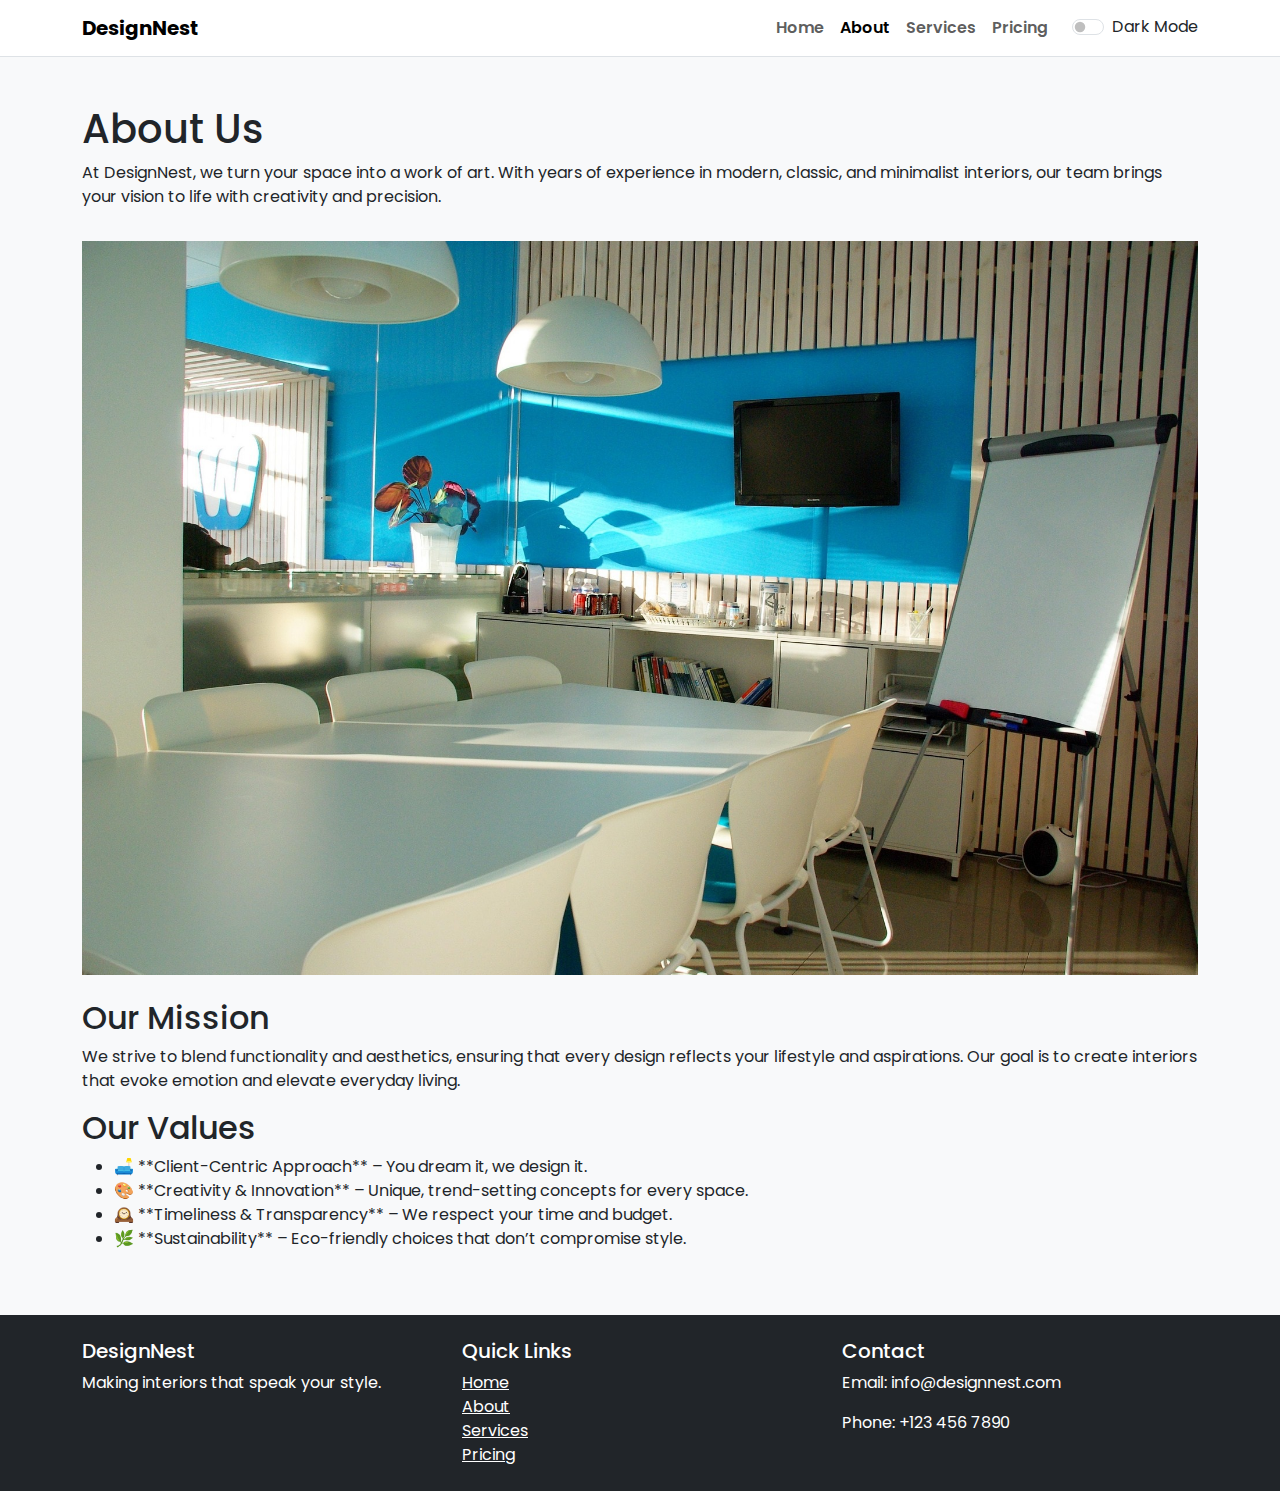
<file: about.html>
<!DOCTYPE html>
<html lang="en">
<head>
  <meta charset="UTF-8">
  <meta name="viewport" content="width=device-width, initial-scale=1.0">
  <title>DesignNest - About</title>

  <!-- Favicons -->
  <link rel="icon" type="image/png" sizes="32x32" href="./favicon-32x32.png">
  <link rel="icon" type="image/png" sizes="16x16" href="./favicon-16x16.png">
  <link rel="apple-touch-icon" sizes="180x180" href="./apple-touch-icon.png">
  <link rel="manifest" href="./site.webmanifest">

  <link href="https://cdn.jsdelivr.net/npm/bootstrap@5.3.0/dist/css/bootstrap.min.css" rel="stylesheet">
  <link href="https://fonts.googleapis.com/css2?family=Poppins&display=swap" rel="stylesheet">
  <link rel="stylesheet" href="./style.css">
  <style>
    .dark-mode {
      background-color: #121212 !important;
      color: #ffffff !important;
    }
    .dark-mode .navbar,
    .dark-mode .bg-white {
      background-color: #1e1e1e !important;
      color: #ffffff !important;
    }
    .dark-mode .navbar a,
    .dark-mode .nav-link,
    .dark-mode .btn,
    .dark-mode .card {
      color: #ffffff !important;
    }
    .dark-mode .card,
    .dark-mode .btn,
    .dark-mode .navbar,
    .dark-mode footer,
    .dark-mode .bg-dark {
      background-color: #2c2c2c !important;
      border-color: #444 !important;
      color: #ffffff !important;
    }
    .dark-mode footer a {
      color: #ffffff !important;
    }
    .nav-link {
      font-weight: 600;
    }
  </style>
  <script>
    if (localStorage.getItem('darkMode') === 'true') {
      document.documentElement.classList.add('dark-mode');
    }
  </script>
</head>
<body class="bg-light text-dark">
  <nav class="navbar navbar-expand-lg navbar-light bg-white border-bottom">
    <div class="container">
      <a class="navbar-brand fw-bold" href="./index.html">DesignNest</a>
      <button class="navbar-toggler" type="button" data-bs-toggle="collapse" data-bs-target="#navbarNav">
        <span class="navbar-toggler-icon"></span>
      </button>
      <div class="collapse navbar-collapse" id="navbarNav">
        <ul class="navbar-nav ms-auto">
          <li class="nav-item"><a class="nav-link" href="./index.html">Home</a></li>
          <li class="nav-item"><a class="nav-link active" href="./about.html">About</a></li>
          <li class="nav-item"><a class="nav-link" href="./services.html">Services</a></li>
          <li class="nav-item"><a class="nav-link" href="./pricing.html">Pricing</a></li>
        </ul>
        <div class="form-check form-switch ms-3">
          <input class="form-check-input" type="checkbox" id="darkModeSwitch">
          <label class="form-check-label" for="darkModeSwitch">Dark Mode</label>
        </div>
      </div>
    </div>
  </nav>

  <main class="container py-5">
    <h1>About Us</h1>
    <p>At DesignNest, we turn your space into a work of art. With years of experience in modern, classic, and minimalist interiors, our team brings your vision to life with creativity and precision.</p>
    <img src="./images/office.jpg" class="img-fluid mt-3 mb-4" alt="About Interior Design">

    <h2>Our Mission</h2>
    <p>We strive to blend functionality and aesthetics, ensuring that every design reflects your lifestyle and aspirations. Our goal is to create interiors that evoke emotion and elevate everyday living.</p>

    <h2>Our Values</h2>
    <ul>
      <li>🛋️ **Client-Centric Approach** – You dream it, we design it.</li>
      <li>🎨 **Creativity & Innovation** – Unique, trend-setting concepts for every space.</li>
      <li>🕰️ **Timeliness & Transparency** – We respect your time and budget.</li>
      <li>🌿 **Sustainability** – Eco-friendly choices that don’t compromise style.</li>
    </ul>
  </main>

  <footer class="bg-dark text-white pt-4 pb-2">
    <div class="container">
      <div class="row">
        <div class="col-md-4">
          <h5>DesignNest</h5>
          <p>Making interiors that speak your style.</p>
        </div>   
        <div class="col-md-4">
          <h5>Quick Links</h5>
          <ul class="list-unstyled">
            <li><a href="./index.html" class="text-white">Home</a></li>
            <li><a href="./about.html" class="text-white">About</a></li>
            <li><a href="./services.html" class="text-white">Services</a></li>
            <li><a href="./pricing.html" class="text-white">Pricing</a></li>
          </ul>
        </div>
        <div class="col-md-4">
          <h5>Contact</h5>
          <p>Email: info@designnest.com</p>
          <p>Phone: +123 456 7890</p>
        </div>
      </div>
    </div>
  </footer>

  <script src="https://cdn.jsdelivr.net/npm/bootstrap@5.3.0/dist/js/bootstrap.bundle.min.js"></script>
  <script src="./savestate.js"></script>
  <script>
    document.addEventListener('DOMContentLoaded', () => {
      const darkModeSwitch = document.getElementById('darkModeSwitch');
      const isDarkMode = localStorage.getItem('darkMode') === 'true';

      document.body.classList.toggle('dark-mode', isDarkMode);
      if (darkModeSwitch) darkModeSwitch.checked = isDarkMode;

      darkModeSwitch.addEventListener('change', (e) => {
        const isDark = e.target.checked;
        document.body.classList.toggle('dark-mode', isDark);
        localStorage.setItem('darkMode', isDark);
      });
    });
  </script>
</body>
</html>
</file>
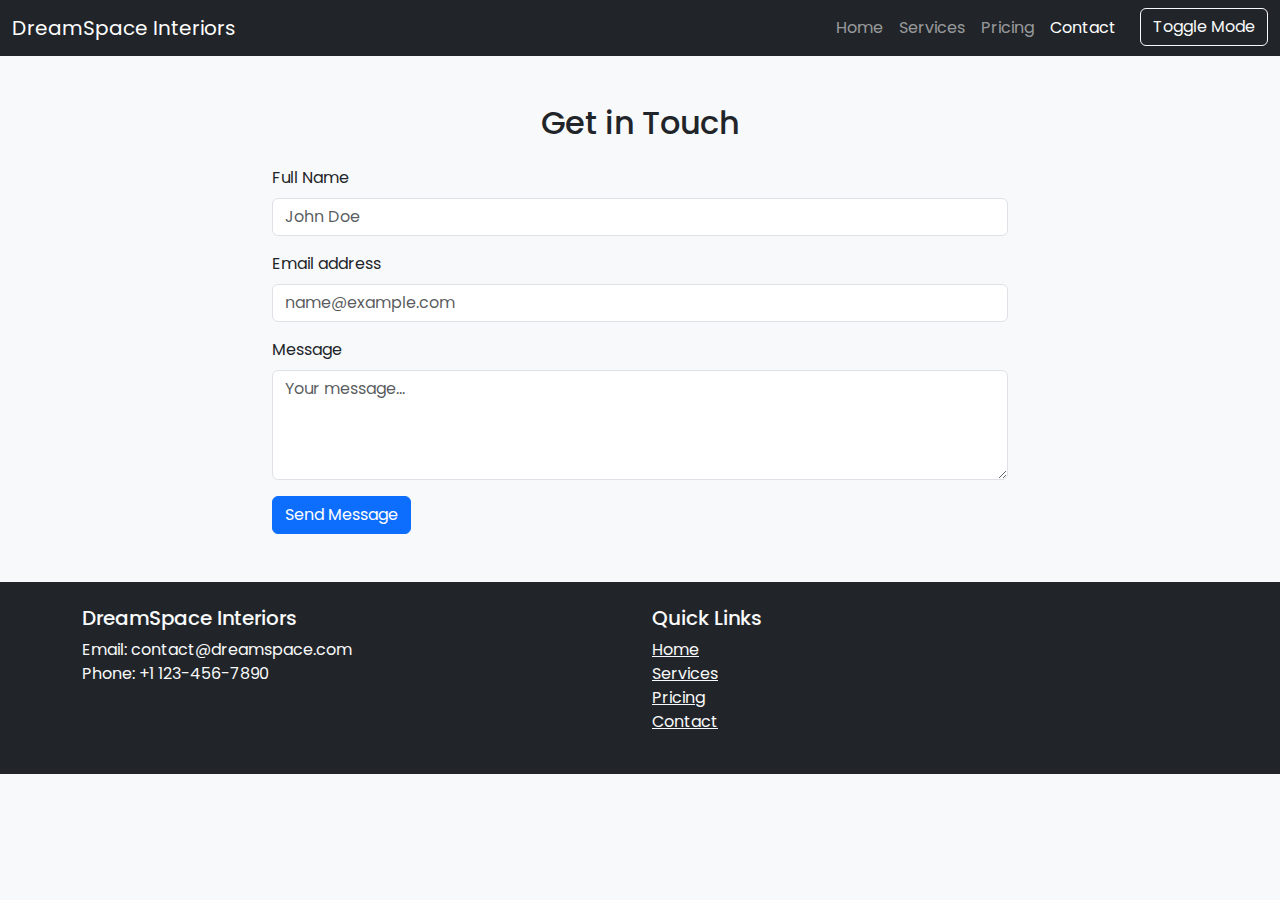
<file: contact.html>
<!DOCTYPE html>
<html lang="en">
<head>
  <meta charset="UTF-8">
  <meta name="viewport" content="width=device-width, initial-scale=1.0">
  <title>Contact - DreamSpace Interiors</title>
  <link rel="stylesheet" href="https://cdn.jsdelivr.net/npm/bootstrap@5.3.0/dist/css/bootstrap.min.css">
  <link href="https://fonts.googleapis.com/css2?family=Poppins&display=swap" rel="stylesheet">
  <link rel="stylesheet" href="./style.css">
</head>
<body class="bg-light text-dasrk">
  <nav class="navbar navbar-expand-lg navbar-dark bg-dark">
    <div class="container-fluid">
      <a class="navbar-brand" href="./index.html">DreamSpace Interiors</a>
      <button class="navbar-toggler" type="button" data-bs-toggle="collapse" data-bs-target="#navbarNav">
        <span class="navbar-toggler-icon"></span>
      </button>
      <div class="collapse navbar-collapse" id="navbarNav">
        <ul class="navbar-nav ms-auto">
          <li class="nav-item"><a class="nav-link" href="./index.html">Home</a></li>
          <li class="nav-item"><a class="nav-link" href="./services.html">Services</a></li>
          <li class="nav-item"><a class="nav-link" href="./pricing.html">Pricing</a></li>
          <li class="nav-item"><a class="nav-link active" href="./contact.html">Contact</a></li>
          <li class="nav-item">
            <button class="btn btn-outline-light ms-3" id="modeToggle">Toggle Mode</button>
          </li>
        </ul>
      </div>
    </div>
  </nav>

  <main class="container py-5">
    <h2 class="text-center mb-4">Get in Touch</h2>
    <div class="row justify-content-center">
      <div class="col-md-8">
        <form>
          <div class="mb-3">
            <label for="name" class="form-label">Full Name</label>
            <input type="text" class="form-control" id="name" placeholder="John Doe">
          </div>
          <div class="mb-3">
            <label for="email" class="form-label">Email address</label>
            <input type="email" class="form-control" id="email" placeholder="name@example.com">
          </div>
          <div class="mb-3">
            <label for="message" class="form-label">Message</label>
            <textarea class="form-control" id="message" rows="4" placeholder="Your message..."></textarea>
          </div>
          <button type="submit" class="btn btn-primary">Send Message</button>
        </form>
      </div>
    </div>
  </main>

  <footer class="bg-dark text-light py-4">
    <div class="container">
      <div class="row">
        <div class="col-md-6">
          <h5>DreamSpace Interiors</h5>
          <p>Email: contact@dreamspace.com<br>Phone: +1 123-456-7890</p>
        </div>
        <div class="col-md-6">
          <h5>Quick Links</h5>
          <ul class="list-unstyled">
            <li><a href="./index.html" class="text-light">Home</a></li>
            <li><a href="./services.html" class="text-light">Services</a></li>
            <li><a href="./pricing.html" class="text-light">Pricing</a></li>
            <li><a href="./contact.html" class="text-light">Contact</a></li>
          </ul>
        </div>
      </div>
    </div>
  </footer>

  <script src="https://cdn.jsdelivr.net/npm/bootstrap@5.3.0/dist/js/bootstrap.bundle.min.js"></script>
  <script src="./script.js"></script>
</body>
</html>
</file>
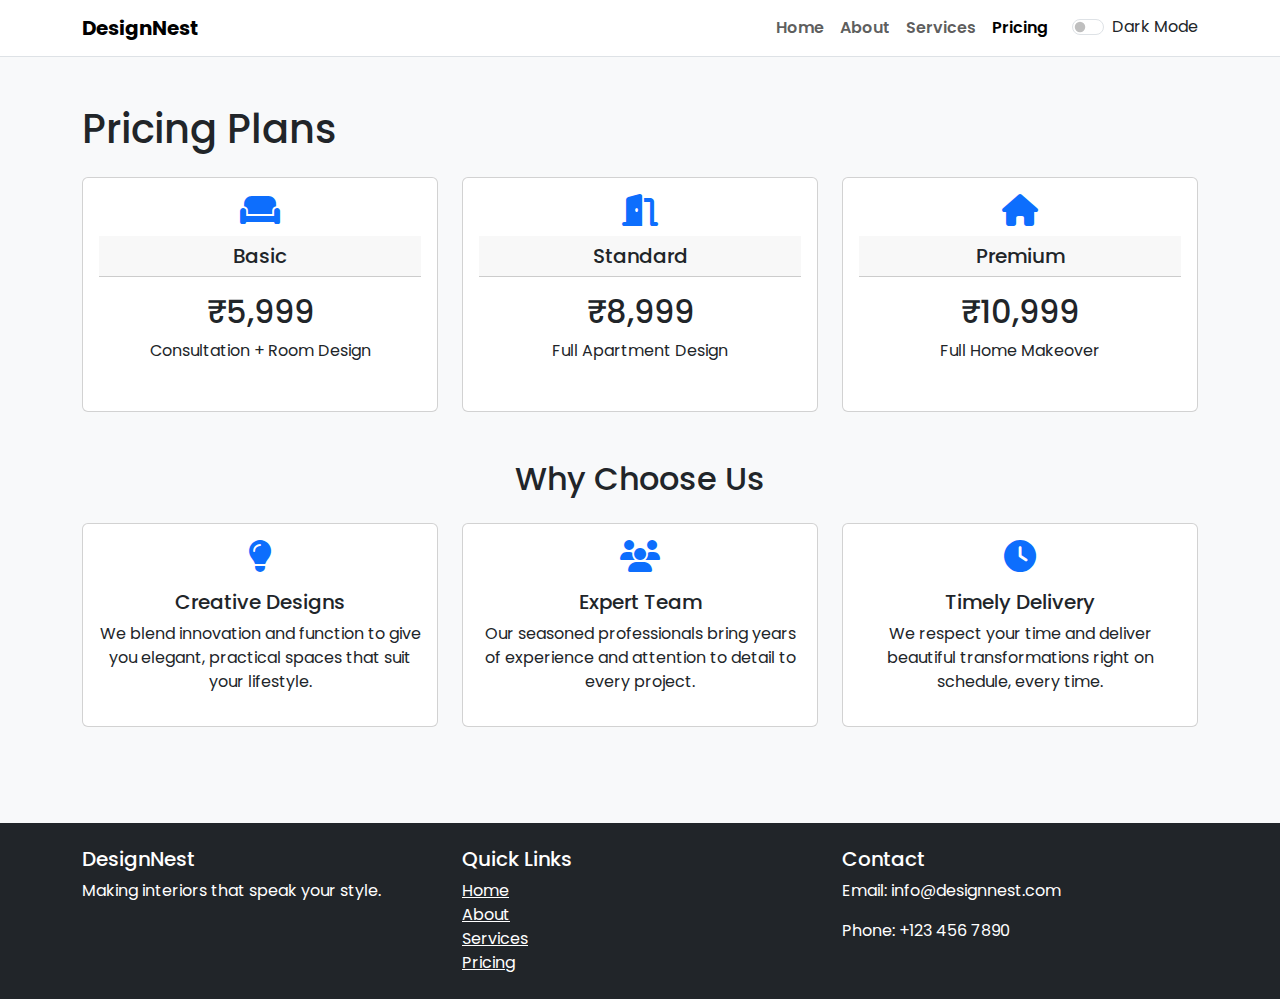
<file: pricing.html>
<!DOCTYPE html>
<html lang="en">
<head>
  <meta charset="UTF-8" />
  <meta name="viewport" content="width=device-width, initial-scale=1.0"/>
  <title>DesignNest - Pricing</title>
  <link href="https://cdn.jsdelivr.net/npm/bootstrap@5.3.0/dist/css/bootstrap.min.css" rel="stylesheet"/>
  <link href="https://fonts.googleapis.com/css2?family=Poppins&display=swap" rel="stylesheet"/>
  <link rel="stylesheet" href="./style.css"/>
  <link rel="stylesheet" href="https://cdnjs.cloudflare.com/ajax/libs/font-awesome/6.4.0/css/all.min.css">
  <style>
    body {
      font-family: 'Poppins', sans-serif;
    }
    .dark-mode {
      background-color: #121212 !important;
      color: #ffffff !important;
    }
    .dark-mode .navbar,
    .dark-mode .bg-white {
      background-color: #1e1e1e !important;
    }
    .dark-mode .navbar a,
    .dark-mode .nav-link,
    .dark-mode .btn,
    .dark-mode .card {
      color: #ffffff !important;
    }
    .dark-mode .card,
    .dark-mode .btn,
    .dark-mode .navbar,
    .dark-mode footer,
    .dark-mode .bg-dark {
      background-color: #2c2c2c !important;
      border-color: #444 !important;
    }
    .dark-mode footer a {
      color: #ffffff !important;
    }
    .card i {
      font-size: 2rem;
      margin-bottom: 10px;
      color: #0d6efd;
    }
    .nav-link {
      font-weight: 600;
    }
  </style>
</head>
<body class="bg-light text-dark">
  <nav class="navbar navbar-expand-lg navbar-light bg-white border-bottom">
    <div class="container">
      <a class="navbar-brand fw-bold" href="./index.html">DesignNest</a>
      <button class="navbar-toggler" type="button" data-bs-toggle="collapse" data-bs-target="#navbarNav">
        <span class="navbar-toggler-icon"></span>
      </button>
      <div class="collapse navbar-collapse" id="navbarNav">
        <ul class="navbar-nav ms-auto">
          <li class="nav-item"><a class="nav-link" href="./index.html">Home</a></li>
          <li class="nav-item"><a class="nav-link" href="./about.html">About</a></li>
          <li class="nav-item"><a class="nav-link" href="./services.html">Services</a></li>
          <li class="nav-item"><a class="nav-link active" href="./pricing.html">Pricing</a></li>
        </ul>
        <div class="form-check form-switch ms-3">
          <input class="form-check-input" type="checkbox" id="darkModeSwitch">
          <label class="form-check-label" for="darkModeSwitch">Dark Mode</label>
        </div>
      </div>
    </div>
  </nav>

  <main class="container py-5">
    <h1 class="mb-4">Pricing Plans</h1>
    <div class="row text-center g-4">
      <div class="col-md-4">
        <div class="card p-3">
          <i class="fas fa-couch"></i>
          <div class="card-header h5">Basic</div>
          <div class="card-body">
            <h2>₹5,999</h2>
            <p>Consultation + Room Design</p>
          </div>
        </div>
      </div>
      <div class="col-md-4">
        <div class="card p-3">
          <i class="fas fa-door-open"></i>
          <div class="card-header h5">Standard</div>
          <div class="card-body">
            <h2>₹8,999</h2>
            <p>Full Apartment Design</p>
          </div>
        </div>
      </div>
      <div class="col-md-4">
        <div class="card p-3">
          <i class="fas fa-home"></i>
          <div class="card-header h5">Premium</div>
          <div class="card-body">
            <h2>₹10,999</h2>
            <p>Full Home Makeover</p>
          </div>
        </div>
      </div>
    </div>

    <!-- New Section: Why Choose Us -->
    <section class="mt-5">
      <h2 class="text-center mb-4">Why Choose Us</h2>
      <div class="row text-center g-4">
        <div class="col-md-4">
          <div class="card p-3 h-100">
            <i class="fas fa-lightbulb"></i>
            <h5 class="mt-2">Creative Designs</h5>
            <p>We blend innovation and function to give you elegant, practical spaces that suit your lifestyle.</p>
          </div>
        </div>
        <div class="col-md-4">
          <div class="card p-3 h-100">
            <i class="fas fa-users"></i>
            <h5 class="mt-2">Expert Team</h5>
            <p>Our seasoned professionals bring years of experience and attention to detail to every project.</p>
          </div>
        </div>
        <div class="col-md-4">
          <div class="card p-3 h-100">
            <i class="fas fa-clock"></i>
            <h5 class="mt-2">Timely Delivery</h5>
            <p>We respect your time and deliver beautiful transformations right on schedule, every time.</p>
          </div>
        </div>
      </div>
    </section>
  </main>

  <footer class="bg-dark text-white pt-4 pb-2 mt-5">
    <div class="container">
      <div class="row">
        <div class="col-md-4">
          <h5>DesignNest</h5>
          <p>Making interiors that speak your style.</p>
        </div>
        <div class="col-md-4">
          <h5>Quick Links</h5>
          <ul class="list-unstyled">
            <li><a href="./index.html" class="text-white">Home</a></li>
            <li><a href="./about.html" class="text-white">About</a></li>
            <li><a href="./services.html" class="text-white">Services</a></li>
            <li><a href="./pricing.html" class="text-white">Pricing</a></li>
          </ul>
        </div>
        <div class="col-md-4">
          <h5>Contact</h5>
          <p>Email: info@designnest.com</p>
          <p>Phone: +123 456 7890</p>
        </div>
      </div>
    </div>
  </footer>

  <script src="https://cdn.jsdelivr.net/npm/bootstrap@5.3.0/dist/js/bootstrap.bundle.min.js"></script>
  <script>
    document.addEventListener('DOMContentLoaded', () => {
      const darkModeSwitch = document.getElementById('darkModeSwitch');
      const isDark = localStorage.getItem('darkMode') === 'true';
      document.body.classList.toggle('dark-mode', isDark);
      darkModeSwitch.checked = isDark;

      darkModeSwitch.addEventListener('change', (e) => {
        const enabled = e.target.checked;
        document.body.classList.toggle('dark-mode', enabled);
        localStorage.setItem('darkMode', enabled);
      });
    });
  </script>
</body>
</html>
</file>
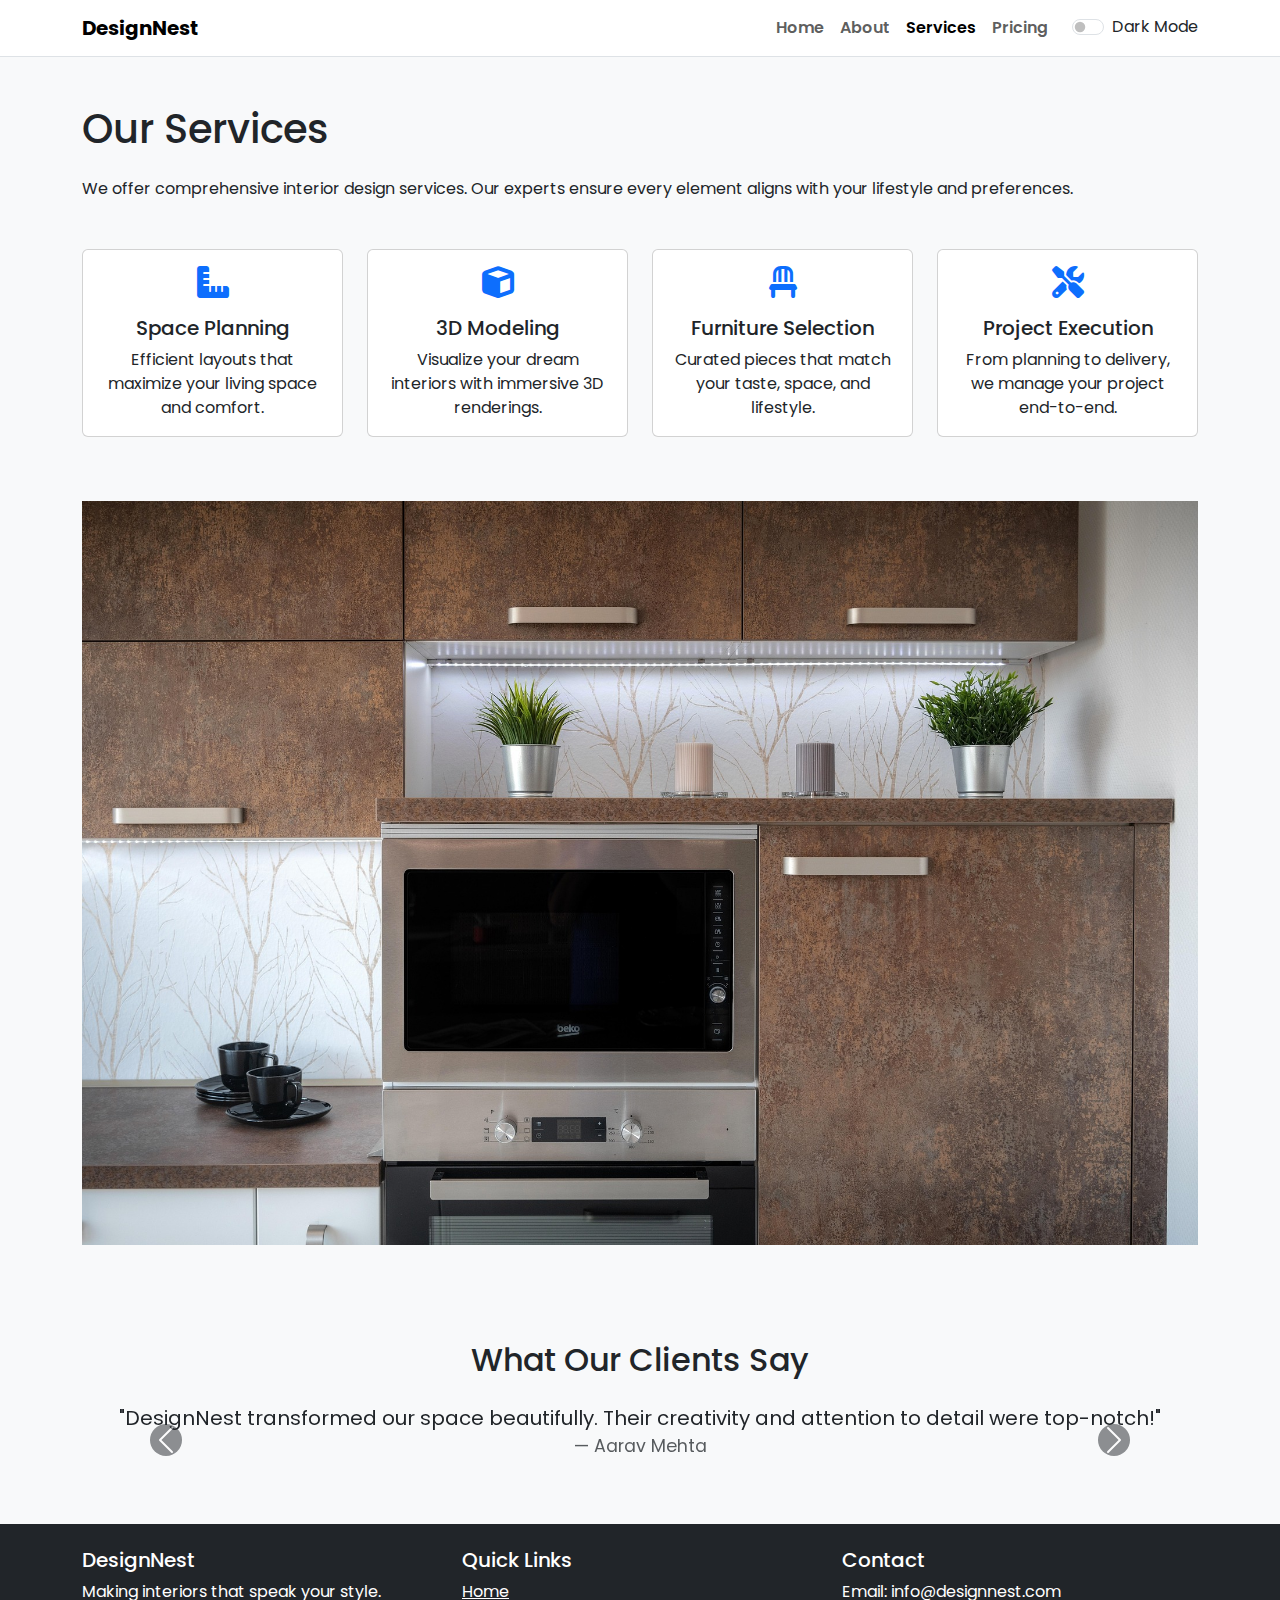
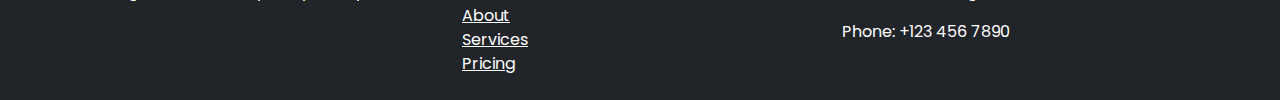
<file: services.html>
<!DOCTYPE html>
<html lang="en">
<head>
  <meta charset="UTF-8" />
  <meta name="viewport" content="width=device-width, initial-scale=1.0"/>
  <title>DesignNest - Services</title>
  <link href="https://cdn.jsdelivr.net/npm/bootstrap@5.3.0/dist/css/bootstrap.min.css" rel="stylesheet"/>
  <link href="https://fonts.googleapis.com/css2?family=Poppins&display=swap" rel="stylesheet"/>
  <link rel="stylesheet" href="./style.css"/>
  <link rel="stylesheet" href="https://cdnjs.cloudflare.com/ajax/libs/font-awesome/6.4.0/css/all.min.css"/>
  <style>
    body {
      font-family: 'Poppins', sans-serif;
    }
    .dark-mode {
      background-color: #121212 !important;
      color: #ffffff !important;
    }
    .dark-mode .navbar,
    .dark-mode .bg-white {
      background-color: #1e1e1e !important;
      color: #ffffff !important;
    }
    .dark-mode .navbar a,
    .dark-mode .nav-link,
    .dark-mode .btn,
    .dark-mode .card {
      color: #ffffff !important;
    }
    .dark-mode .card,
    .dark-mode .btn,
    .dark-mode .navbar,
    .dark-mode footer,
    .dark-mode .bg-dark {
      background-color: #2c2c2c !important;
      border-color: #444 !important;
      color: #ffffff !important;
    }
    .dark-mode footer a {
      color: #ffffff !important;
    }
    .nav-link {
      font-weight: 600;
    }
    .service-card i {
      font-size: 2rem;
      color: #0d6efd;
      margin-bottom: 10px;
    }
    
  </style>
</head>
<body class="bg-light text-dark">
  <nav class="navbar navbar-expand-lg navbar-light bg-white border-bottom">
    <div class="container">
      <a class="navbar-brand fw-bold" href="./index.html">DesignNest</a>
      <button class="navbar-toggler" type="button" data-bs-toggle="collapse" data-bs-target="#navbarNav">
        <span class="navbar-toggler-icon"></span>
      </button>
      <div class="collapse navbar-collapse" id="navbarNav">
        <ul class="navbar-nav ms-auto">
          <li class="nav-item"><a class="nav-link" href="./index.html">Home</a></li>
          <li class="nav-item"><a class="nav-link" href="./about.html">About</a></li>
          <li class="nav-item"><a class="nav-link active" href="./services.html">Services</a></li>
          <li class="nav-item"><a class="nav-link" href="./pricing.html">Pricing</a></li>
        </ul>
        <div class="form-check form-switch ms-3">
          <input class="form-check-input" type="checkbox" id="darkModeSwitch">
          <label class="form-check-label" for="darkModeSwitch">Dark Mode</label>
        </div>
      </div>
    </div>
  </nav>

  <main class="container py-5">
    <h1 class="mb-4">Our Services</h1>
    <p>We offer comprehensive interior design services. Our experts ensure every element aligns with your lifestyle and preferences.</p>

    <div class="row g-4 mt-4">
      <div class="col-md-3">
        <div class="card text-center p-3 service-card h-100">
          <i class="fas fa-ruler-combined"></i>
          <h5 class="mt-2">Space Planning</h5>
          <p class="mb-0">Efficient layouts that maximize your living space and comfort.</p>
        </div>
      </div>
      <div class="col-md-3">
        <div class="card text-center p-3 service-card h-100">
          <i class="fas fa-cube"></i>
          <h5 class="mt-2">3D Modeling</h5>
          <p class="mb-0">Visualize your dream interiors with immersive 3D renderings.</p>
        </div>
      </div>
      <div class="col-md-3">
        <div class="card text-center p-3 service-card h-100">
          <i class="fas fa-chair"></i>
          <h5 class="mt-2">Furniture Selection</h5>
          <p class="mb-0">Curated pieces that match your taste, space, and lifestyle.</p>
        </div>
      </div>
      <div class="col-md-3">
        <div class="card text-center p-3 service-card h-100">
          <i class="fas fa-tools"></i>
          <h5 class="mt-2">Project Execution</h5>
          <p class="mb-0">From planning to delivery, we manage your project end-to-end.</p>
        </div>
      </div>
    </div>

    <div class="mt-5">
      <img src="./images/kitchen.jpg" class="img-fluid mt-3" alt="Services Image">
    </div>
  </main>

  <section class="container my-5">
    <h2 class="text-center mb-4">What Our Clients Say</h2>
    <div id="testimonialCarousel" class="carousel slide" data-bs-ride="carousel">
      <div class="carousel-inner text-center">
        <div class="carousel-item active">
          <blockquote class="blockquote">
            <p class="mb-3">"DesignNest transformed our space beautifully. Their creativity and attention to detail were top-notch!"</p>
            <footer class="blockquote-footer text-muted">Aarav Mehta</footer>
          </blockquote>
        </div>
        <div class="carousel-item">
          <blockquote class="blockquote">
            <p class="mb-3">"Professional, timely, and talented. I couldn’t be happier with the results!"</p>
            <footer class="blockquote-footer text-muted">Diya Kapoor</footer>
          </blockquote>
        </div>
        <div class="carousel-item">
          <blockquote class="blockquote">
            <p class="mb-3">"Highly recommend DesignNest. They took our ideas and made them better."</p>
            <footer class="blockquote-footer text-muted">Rahul Sharma</footer>
          </blockquote>
        </div>
      </div>
      <button class="carousel-control-prev" type="button" data-bs-target="#testimonialCarousel" data-bs-slide="prev">
        <span class="carousel-control-prev-icon bg-dark rounded-circle" aria-hidden="true"></span>
        <span class="visually-hidden">Previous</span>
      </button>
      <button class="carousel-control-next" type="button" data-bs-target="#testimonialCarousel" data-bs-slide="next">
        <span class="carousel-control-next-icon bg-dark rounded-circle" aria-hidden="true"></span>
        <span class="visually-hidden">Next</span>
      </button>
    </div>
  </section>
  
  <footer class="bg-dark text-white pt-4 pb-2">
    <div class="container">
      <div class="row">
        <div class="col-md-4">
          <h5>DesignNest</h5>
          <p>Making interiors that speak your style.</p>
        </div>
        <div class="col-md-4">
          <h5>Quick Links</h5>
          <ul class="list-unstyled">
            <li><a href="./index.html" class="text-white">Home</a></li>
            <li><a href="./about.html" class="text-white">About</a></li>
            <li><a href="./services.html" class="text-white">Services</a></li>
            <li><a href="./pricing.html" class="text-white">Pricing</a></li>
          </ul>
        </div>
        <div class="col-md-4">
          <h5>Contact</h5>
          <p>Email: info@designnest.com</p>
          <p>Phone: +123 456 7890</p>
        </div>
      </div>
    </div>
  </footer>

  <script src="https://cdn.jsdelivr.net/npm/bootstrap@5.3.0/dist/js/bootstrap.bundle.min.js"></script>
  <script src="./savestate.js"></script>
  <script>
    document.addEventListener('DOMContentLoaded', () => {
      const darkModeSwitch = document.getElementById('darkModeSwitch');
      const isDark = localStorage.getItem('darkMode') === 'true';
      document.body.classList.toggle('dark-mode', isDark);
      darkModeSwitch.checked = isDark;

      darkModeSwitch.addEventListener('change', (e) => {
        const enabled = e.target.checked;
        document.body.classList.toggle('dark-mode', enabled);
        localStorage.setItem('darkMode', enabled);
      });
    });
  </script>
</body>
</html>
</file>
<file: style.css>
/* styles.css */
body {
    font-family: 'Poppins', sans-serif;
    transition: background-color 0.3s, color 0.3s;
  }
  
  .hero {
    position: relative;
    height: 100vh;
    background: url('./images/luxe.jpg') no-repeat center center/cover;
    display: flex;
    align-items: center;
    justify-content: center;
    color: white;
    text-shadow: 2px 2px 10px rgba(0, 0, 0, 0.7);
  }
  
  .hero::before {
    content: "";
    position: absolute;
    top: 0;
    left: 0;
    height: 100%;
    width: 100%;
 background-color: rgba(0, 0, 0, 0.4); 
    z-index: 1;
  }
  
  .hero h1 {
    position: relative;
    z-index: 2;
    font-size: 4rem;
  }
  
  .dark-mode {
    background-color: #121212 !important;
    color: #ffffff !important;
  }
  
  .dark-mode .navbar,
  .dark-mode .bg-white {
    background-color: #1e1e1e !important;
    color: #ffffff !important;
  }
  
  .dark-mode .navbar a,
  .dark-mode .nav-link,
  .dark-mode .btn,
  .dark-mode .card {
    color: #ffffff !important;
  }
  
.dark-mode .card,
.dark-mode .btn,
.dark-mode .navbar,
.dark-mode footer,
.dark-mode .bg-dark {
  background-color: #2c2c2c !important;
  border-color: #444 !important;
  color: #ffffff !important;
}
.dark-mode footer a {
  color: #ffffff !important;
}
.dark-mode .navbar-toggler-icon {
  background-image: url("data:image/svg+xml;charset=utf8,%3Csvg viewBox='0 0 30 30' xmlns='http://www.w3.org/2000/svg'%3E%3Cpath stroke='white' stroke-width='2' stroke-linecap='round' stroke-miterlimit='10' d='M4 7h22M4 15h22M4 23h22'/%3E%3C/svg%3E");
}
</file>
